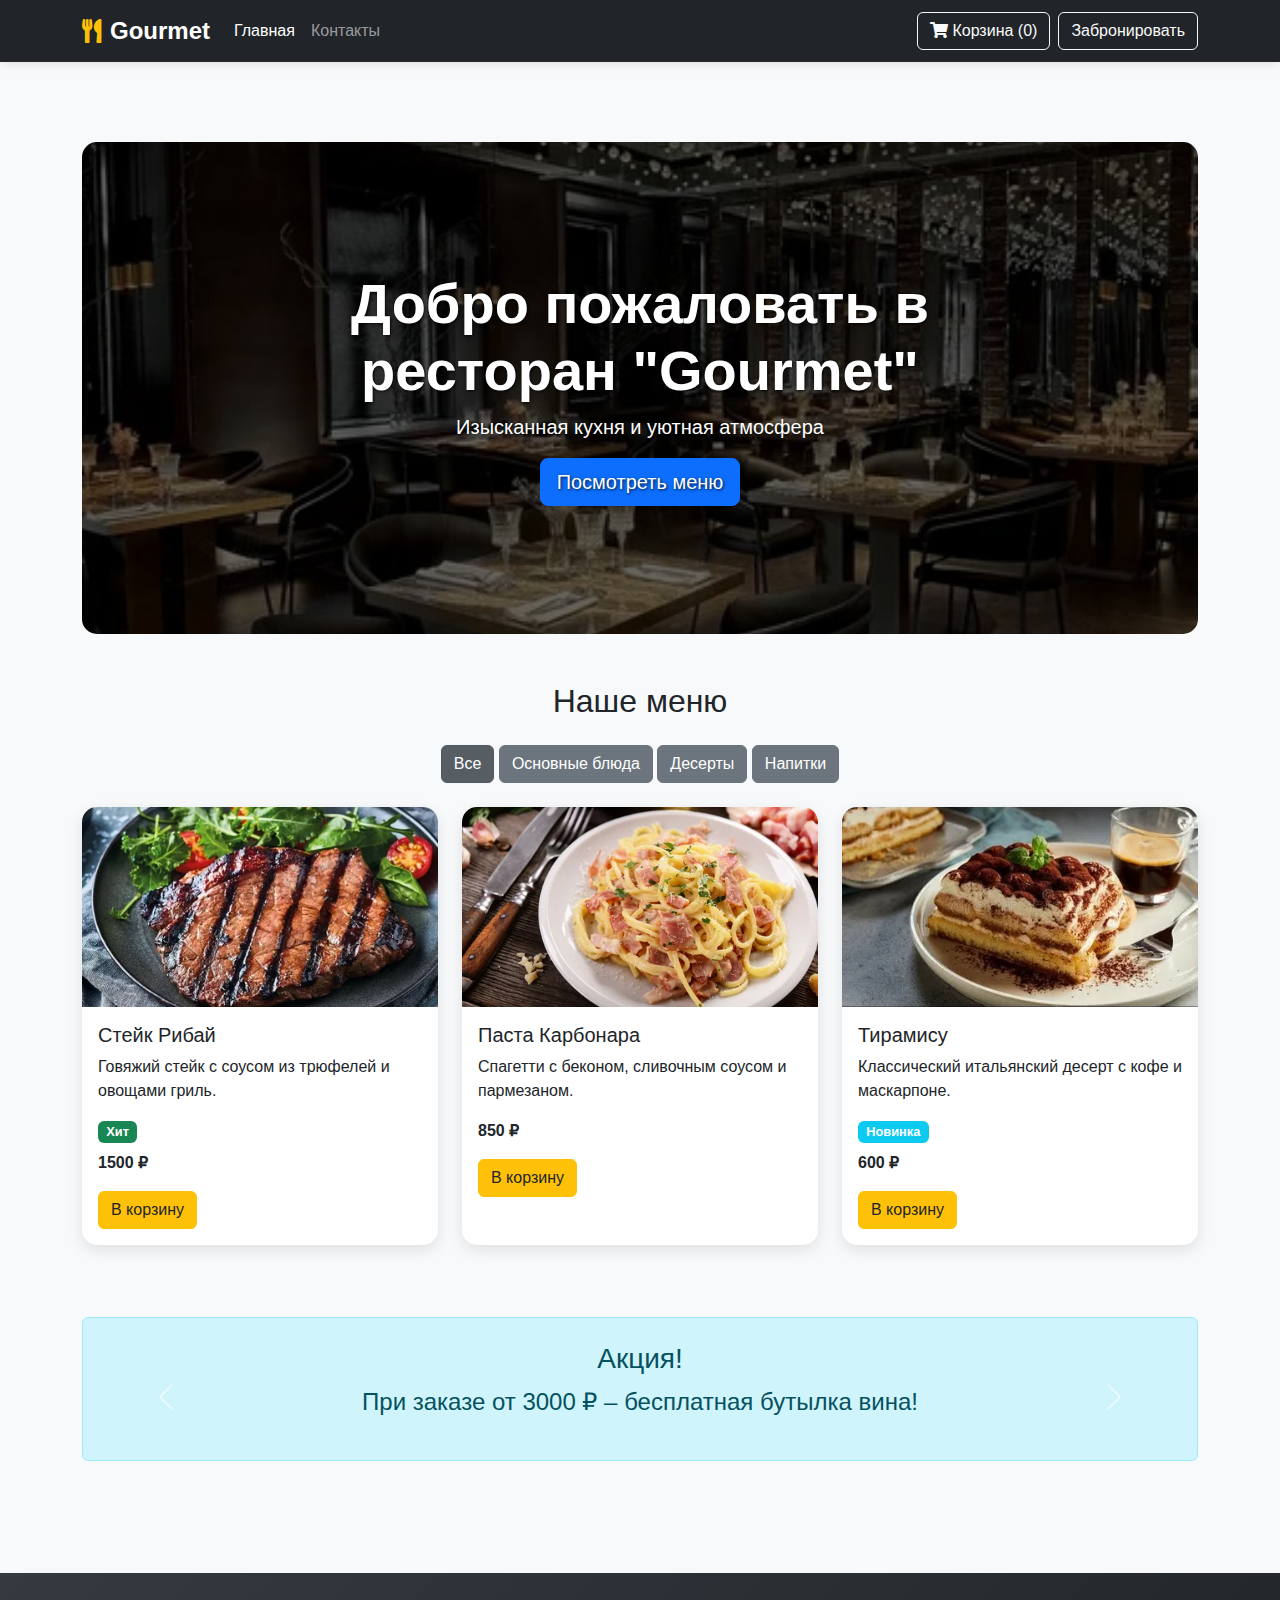
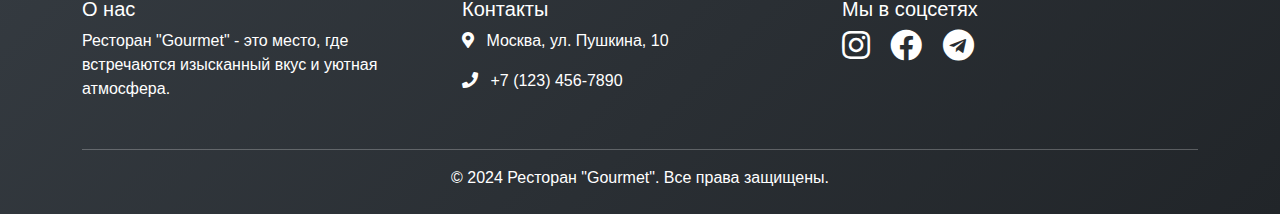
<file: index.html>
<!DOCTYPE html>
<html lang="ru">
<head>
    <meta charset="UTF-8">
    <meta name="viewport" content="width=device-width, initial-scale=1.0">
    <title>Ресторан "Gourmet"</title>
    <link href="https://cdn.jsdelivr.net/npm/bootstrap@5.3.0/dist/css/bootstrap.min.css" rel="stylesheet">
    <link rel="stylesheet" href="https://cdnjs.cloudflare.com/ajax/libs/font-awesome/5.15.4/css/all.min.css">
    <link rel="stylesheet" href="css/style.css">
</head>
<body>
    <!-- Навигация -->
    <nav class="navbar navbar-expand-lg navbar-dark bg-dark">
        <div class="container">
            <a class="navbar-brand" href="index.html">
                <i class="fas fa-utensils me-2"></i>Gourmet
            </a>
            <button class="navbar-toggler" type="button" data-bs-toggle="collapse" data-bs-target="#navbarNav">
                <span class="navbar-toggler-icon"></span>
            </button>
            <div class="collapse navbar-collapse" id="navbarNav">
                <ul class="navbar-nav me-auto">
                    <li class="nav-item"><a class="nav-link active" href="index.html">Главная</a></li>
                    <li class="nav-item"><a class="nav-link" href="contacts.html">Контакты</a></li>
                </ul>
                <div class="d-flex">
                    <button class="btn btn-outline-light me-2" id="cartButton">
                        <i class="fas fa-shopping-cart"></i> Корзина (<span id="cartCount">0</span>)
                    </button>
                    <button class="btn btn-outline-light" data-bs-toggle="modal" data-bs-target="#bookingModal">Забронировать</button>
                </div>
            </div>
        </div>
    </nav>

    <!-- Основной контент -->
    <main class="container my-5">
        <!-- Герой-секция -->
        <section class="hero mb-5">
            <div class="hero-content text-center text-white">
                <h1 class="display-4 fw-bold">Добро пожаловать в ресторан "Gourmet"</h1>
                <p class="lead">Изысканная кухня и уютная атмосфера</p>
                <a href="#menu" class="btn btn-primary btn-lg">Посмотреть меню</a>
            </div>
        </section>

        <!-- Меню -->
        <section id="menu" class="mb-5">
            <h2 class="text-center mb-4">Наше меню</h2>
            <div class="text-center mb-4">
                <button class="btn btn-secondary filter-btn active" data-category="all">Все</button>
                <button class="btn btn-secondary filter-btn" data-category="main">Основные блюда</button>
                <button class="btn btn-secondary filter-btn" data-category="dessert">Десерты</button>
                <button class="btn btn-secondary filter-btn" data-category="drink">Напитки</button>
            </div>

            <div class="row">
                <!-- Блюдо 1 -->
                <div class="col-md-4 mb-4" data-category="main">
                    <div class="card h-100">
                        <img src="img/steak.jpg" class="card-img-top" alt="Стейк Рибай">
                        <div class="card-body">
                            <h5 class="card-title">Стейк Рибай</h5>
                            <p class="card-text">Говяжий стейк с соусом из трюфелей и овощами гриль.</p>
                            <span class="badge bg-success">Хит</span>
                            <p class="mt-2"><strong>1500 ₽</strong></p>
                            <button class="btn btn-warning">В корзину</button>
                        </div>
                    </div>
                </div>

                <!-- Блюдо 2 -->
                <div class="col-md-4 mb-4" data-category="main">
                    <div class="card h-100">
                        <img src="img/pasta.jpg" class="card-img-top" alt="Паста Карбонара">
                        <div class="card-body">
                            <h5 class="card-title">Паста Карбонара</h5>
                            <p class="card-text">Спагетти с беконом, сливочным соусом и пармезаном.</p>
                            <p class="mt-2"><strong>850 ₽</strong></p>
                            <button class="btn btn-warning">В корзину</button>
                        </div>
                    </div>
                </div>

                <!-- Блюдо 3 -->
                <div class="col-md-4 mb-4" data-category="dessert">
                    <div class="card h-100">
                        <img src="img/tiramisu.jpg" class="card-img-top" alt="Тирамису">
                        <div class="card-body">
                            <h5 class="card-title">Тирамису</h5>
                            <p class="card-text">Классический итальянский десерт с кофе и маскарпоне.</p>
                            <span class="badge bg-info">Новинка</span>
                            <p class="mt-2"><strong>600 ₽</strong></p>
                            <button class="btn btn-warning">В корзину</button>
                        </div>
                    </div>
                </div>

                <!-- Добавьте остальные 9 блюд по аналогии -->
            </div>
        </section>

        <!-- Акции -->
        <section class="promo mb-5">
            <div id="promoCarousel" class="carousel slide" data-bs-ride="carousel">
                <div class="carousel-inner">
                    <div class="carousel-item active">
                        <div class="alert alert-info text-center py-4">
                            <h3>Акция!</h3>
                            <p class="fs-4">При заказе от 3000 ₽ – бесплатная бутылка вина!</p>
                        </div>
                    </div>
                    <div class="carousel-item">
                        <div class="alert alert-success text-center py-4">
                            <h3>Спецпредложение</h3>
                            <p class="fs-4">Скидка 20% на все десерты в будни!</p>
                        </div>
                    </div>
                </div>
                <button class="carousel-control-prev" type="button" data-bs-target="#promoCarousel" data-bs-slide="prev">
                    <span class="carousel-control-prev-icon"></span>
                </button>
                <button class="carousel-control-next" type="button" data-bs-target="#promoCarousel" data-bs-slide="next">
                    <span class="carousel-control-next-icon"></span>
                </button>
            </div>
        </section>
    </main>

    <!-- Подвал -->
    <footer class="bg-dark text-white py-4">
        <div class="container">
            <div class="row">
                <div class="col-md-4 mb-3">
                    <h5>О нас</h5>
                    <p>Ресторан "Gourmet" - это место, где встречаются изысканный вкус и уютная атмосфера.</p>
                </div>
                <div class="col-md-4 mb-3">
                    <h5>Контакты</h5>
                    <p><i class="fas fa-map-marker-alt me-2"></i> Москва, ул. Пушкина, 10</p>
                    <p><i class="fas fa-phone me-2"></i> +7 (123) 456-7890</p>
                </div>
                <div class="col-md-4 mb-3">
                    <h5>Мы в соцсетях</h5>
                    <div class="social-links">
                        <a href="#" class="text-white me-3"><i class="fab fa-instagram fa-2x"></i></a>
                        <a href="#" class="text-white me-3"><i class="fab fa-facebook fa-2x"></i></a>
                        <a href="#" class="text-white"><i class="fab fa-telegram fa-2x"></i></a>
                    </div>
                </div>
            </div>
            <hr>
            <div class="text-center">
                <p class="mb-0">© 2024 Ресторан "Gourmet". Все права защищены.</p>
            </div>
        </div>
    </footer>

    <!-- Модальное окно бронирования -->
    <div class="modal fade" id="bookingModal" tabindex="-1">
        <div class="modal-dialog">
            <div class="modal-content">
                <div class="modal-header">
                    <h5 class="modal-title">Забронировать стол</h5>
                    <button type="button" class="btn-close" data-bs-dismiss="modal"></button>
                </div>
                <div class="modal-body">
                    <form id="bookingForm">
                        <div class="mb-3">
                            <label class="form-label">Ваше имя</label>
                            <input type="text" class="form-control" required>
                        </div>
                        <div class="mb-3">
                            <label class="form-label">Телефон</label>
                            <input type="tel" class="form-control" required>
                        </div>
                        <div class="mb-3">
                            <label class="form-label">Дата и время</label>
                            <input type="datetime-local" class="form-control" required>
                        </div>
                        <div class="mb-3">
                            <label class="form-label">Количество гостей</label>
                            <select class="form-select">
                                <option>1-2</option>
                                <option>3-4</option>
                                <option>5-6</option>
                                <option>7+</option>
                            </select>
                        </div>
                        <button type="submit" class="btn btn-primary w-100">Забронировать</button>
                    </form>
                </div>
            </div>
        </div>
    </div>

    <!-- Подключение JS -->
    <script src="https://cdn.jsdelivr.net/npm/bootstrap@5.3.0/dist/js/bootstrap.bundle.min.js"></script>
    <script src="js/script.js"></script>
</body>
</html>
</file>
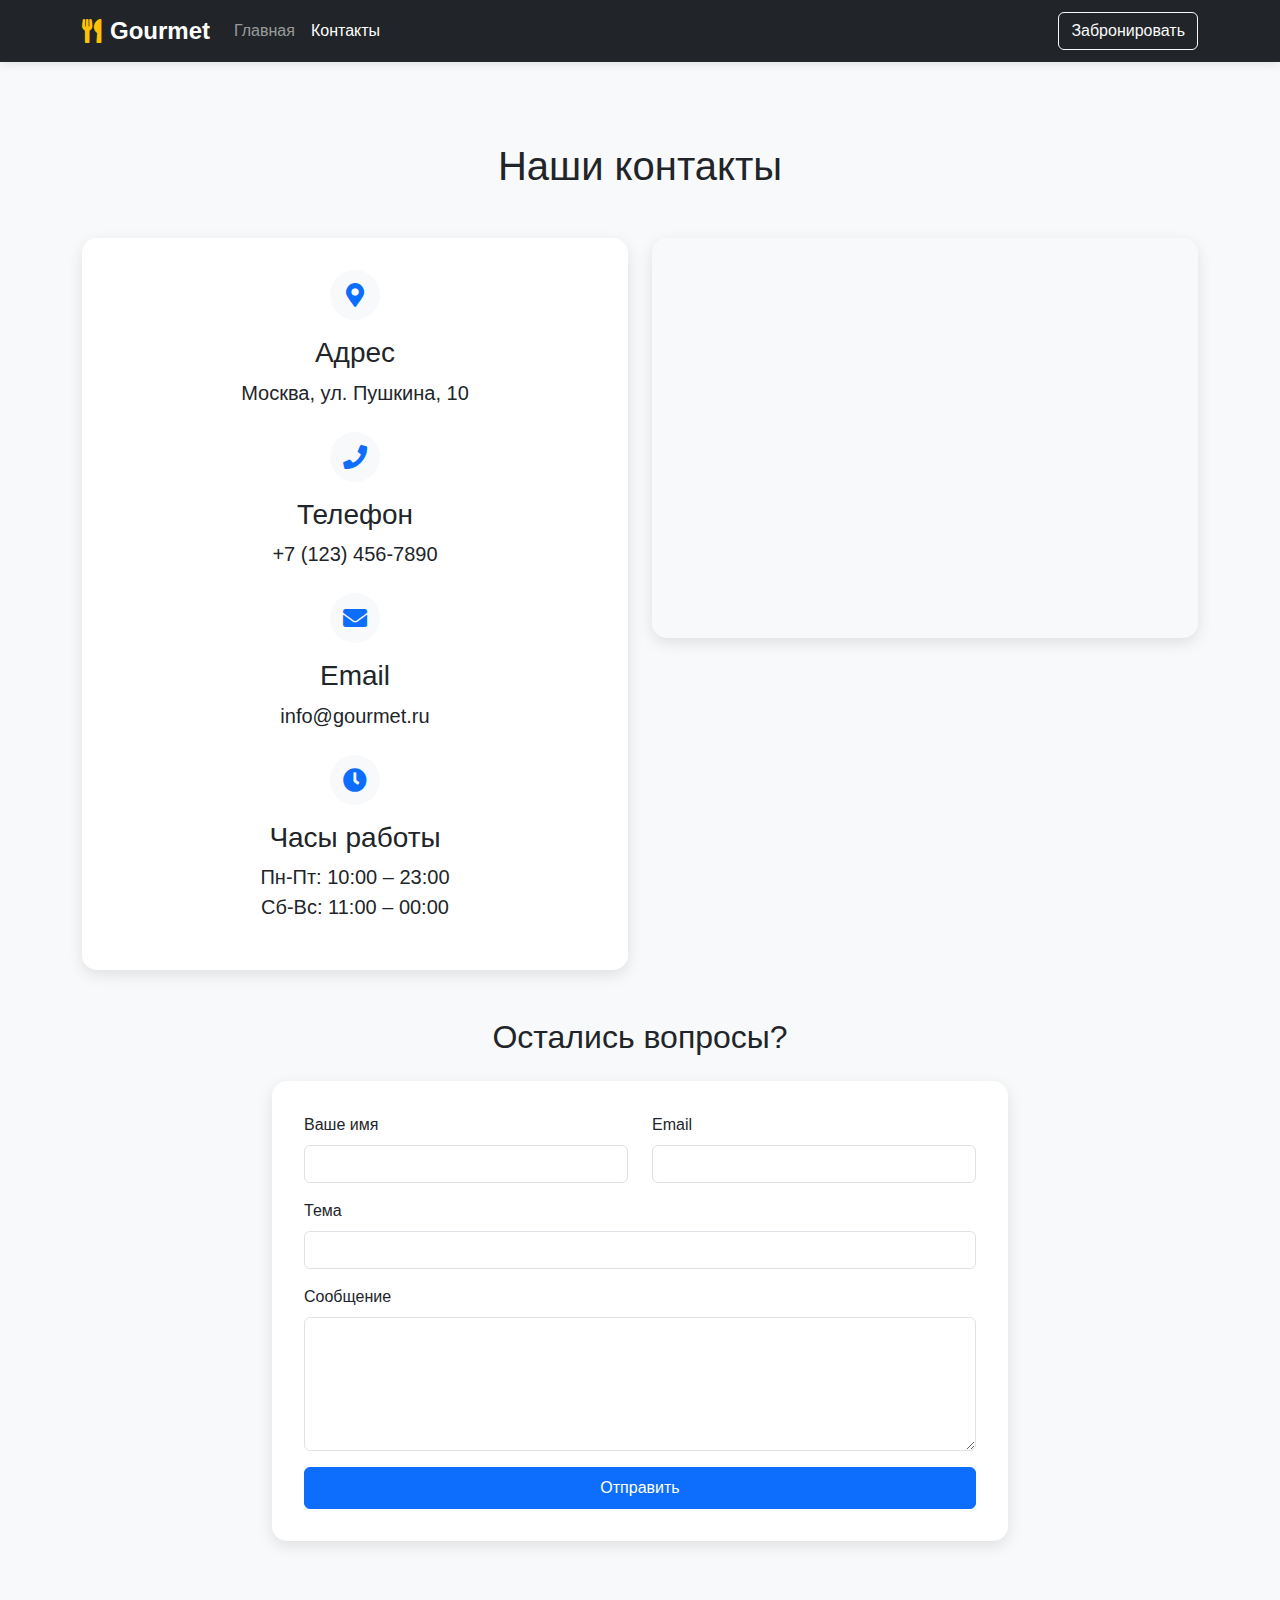
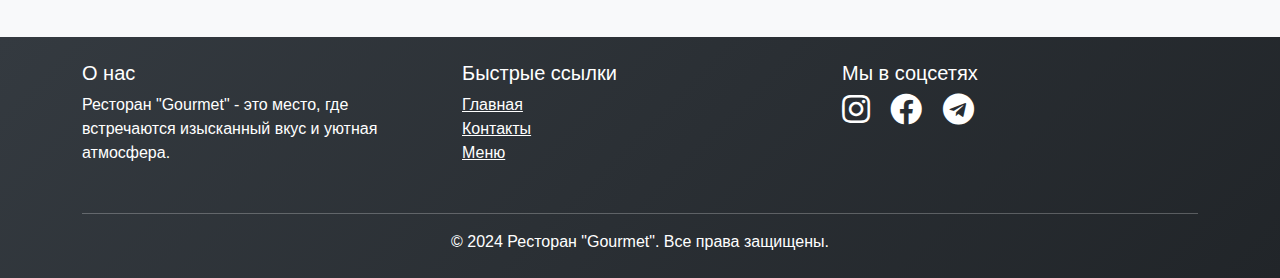
<file: contacts.html>
<!DOCTYPE html>
<html lang="ru">
<head>
    <meta charset="UTF-8">
    <meta name="viewport" content="width=device-width, initial-scale=1.0">
    <title>Контакты | Ресторан "Gourmet"</title>
    <link href="https://cdn.jsdelivr.net/npm/bootstrap@5.3.0/dist/css/bootstrap.min.css" rel="stylesheet">
    <link rel="stylesheet" href="https://cdnjs.cloudflare.com/ajax/libs/font-awesome/5.15.4/css/all.min.css">
    <link rel="stylesheet" href="css/style.css">
    <style>
        .contact-card {
            border-radius: 15px;
            box-shadow: 0 5px 15px rgba(0, 0, 0, 0.1);
            transition: transform 0.3s;
            background: white;
            padding: 2rem;
            height: 100%;
        }
        .contact-card:hover {
            transform: translateY(-5px);
            box-shadow: 0 10px 25px rgba(0, 0, 0, 0.15);
        }
        .map-container {
            height: 400px;
            border-radius: 15px;
            overflow: hidden;
            box-shadow: 0 5px 15px rgba(0, 0, 0, 0.1);
        }
        .contact-icon {
            font-size: 1.5rem;
            width: 50px;
            height: 50px;
            display: flex;
            align-items: center;
            justify-content: center;
            border-radius: 50%;
            background: #f8f9fa;
            margin-bottom: 1rem;
        }
    </style>
</head>
<body>
    <!-- Навигация -->
    <nav class="navbar navbar-expand-lg navbar-dark bg-dark">
        <div class="container">
            <a class="navbar-brand" href="index.html">
                <i class="fas fa-utensils me-2"></i>Gourmet
            </a>
            <button class="navbar-toggler" type="button" data-bs-toggle="collapse" data-bs-target="#navbarNav">
                <span class="navbar-toggler-icon"></span>
            </button>
            <div class="collapse navbar-collapse" id="navbarNav">
                <ul class="navbar-nav me-auto">
                    <li class="nav-item"><a class="nav-link" href="index.html">Главная</a></li>
                    <li class="nav-item"><a class="nav-link active" href="contacts.html">Контакты</a></li>
                </ul>
                <button class="btn btn-outline-light" data-bs-toggle="modal" data-bs-target="#bookingModal">Забронировать</button>
            </div>
        </div>
    </nav>

    <!-- Основной контент -->
    <main class="container my-5">
        <h1 class="text-center mb-5">Наши контакты</h1>

        <div class="row g-4 mb-5">
            <!-- Контактная информация -->
            <div class="col-md-6">
                <div class="contact-card">
                    <div class="text-center mb-4">
                        <div class="contact-icon mx-auto">
                            <i class="fas fa-map-marker-alt text-primary"></i>
                        </div>
                        <h3>Адрес</h3>
                        <p class="fs-5">Москва, ул. Пушкина, 10</p>
                    </div>

                    <div class="text-center mb-4">
                        <div class="contact-icon mx-auto">
                            <i class="fas fa-phone text-primary"></i>
                        </div>
                        <h3>Телефон</h3>
                        <p class="fs-5">+7 (123) 456-7890</p>
                    </div>

                    <div class="text-center mb-4">
                        <div class="contact-icon mx-auto">
                            <i class="fas fa-envelope text-primary"></i>
                        </div>
                        <h3>Email</h3>
                        <p class="fs-5">info@gourmet.ru</p>
                    </div>

                    <div class="text-center">
                        <div class="contact-icon mx-auto">
                            <i class="fas fa-clock text-primary"></i>
                        </div>
                        <h3>Часы работы</h3>
                        <p class="fs-5">Пн-Пт: 10:00 – 23:00<br>Сб-Вс: 11:00 – 00:00</p>
                    </div>
                </div>
            </div>

            <!-- Карта -->
            <div class="col-md-6">
                <div class="map-container">
                    <iframe 
                        src="https://yandex.ru/map-widget/v1/?um=constructor%3A1a2b3c4d5e6f7g8h9i0j&source=constructor" 
                        width="100%" 
                        height="100%" 
                        frameborder="0">
                    </iframe>
                </div>
            </div>
        </div>

        <!-- Форма обратной связи -->
        <section class="my-5">
            <h2 class="text-center mb-4">Остались вопросы?</h2>
            <div class="row justify-content-center">
                <div class="col-lg-8">
                    <div class="contact-card">
                        <form>
                            <div class="row">
                                <div class="col-md-6 mb-3">
                                    <label class="form-label">Ваше имя</label>
                                    <input type="text" class="form-control" required>
                                </div>
                                <div class="col-md-6 mb-3">
                                    <label class="form-label">Email</label>
                                    <input type="email" class="form-control" required>
                                </div>
                            </div>
                            <div class="mb-3">
                                <label class="form-label">Тема</label>
                                <input type="text" class="form-control">
                            </div>
                            <div class="mb-3">
                                <label class="form-label">Сообщение</label>
                                <textarea class="form-control" rows="5" required></textarea>
                            </div>
                            <button type="submit" class="btn btn-primary w-100 py-2">Отправить</button>
                        </form>
                    </div>
                </div>
            </div>
        </section>
    </main>

    <!-- Подвал -->
    <footer class="bg-dark text-white py-4">
        <div class="container">
            <div class="row">
                <div class="col-md-4 mb-3">
                    <h5>О нас</h5>
                    <p>Ресторан "Gourmet" - это место, где встречаются изысканный вкус и уютная атмосфера.</p>
                </div>
                <div class="col-md-4 mb-3">
                    <h5>Быстрые ссылки</h5>
                    <ul class="list-unstyled">
                        <li><a href="index.html" class="text-white">Главная</a></li>
                        <li><a href="contacts.html" class="text-white">Контакты</a></li>
                        <li><a href="#" class="text-white">Меню</a></li>
                    </ul>
                </div>
                <div class="col-md-4 mb-3">
                    <h5>Мы в соцсетях</h5>
                    <div class="social-links">
                        <a href="#" class="text-white me-3"><i class="fab fa-instagram fa-2x"></i></a>
                        <a href="#" class="text-white me-3"><i class="fab fa-facebook fa-2x"></i></a>
                        <a href="#" class="text-white"><i class="fab fa-telegram fa-2x"></i></a>
                    </div>
                </div>
            </div>
            <hr>
            <div class="text-center">
                <p class="mb-0">© 2024 Ресторан "Gourmet". Все права защищены.</p>
            </div>
        </div>
    </footer>

    <!-- Подключение JS -->
    <script src="https://cdn.jsdelivr.net/npm/bootstrap@5.3.0/dist/js/bootstrap.bundle.min.js"></script>
    <script src="js/script.js"></script>
</body>
</html>
</file>
<file: css/style.css>
/* ����� ����� */
body {
    font-family: 'Arial', sans-serif;
    display: flex;
    flex-direction: column;
    min-height: 100vh;
    background-color: #f8f9fa;
}

main {
    flex: 1;
    padding-top: 2rem;
}

/* ��������� */
.navbar {
    box-shadow: 0 2px 10px rgba(0, 0, 0, 0.1);
}

.navbar-brand {
    font-weight: 700;
    font-size: 1.5rem;
    display: flex;
    align-items: center;
}

    .navbar-brand i {
        color: #ffc107;
    }

/* �����-������ */
.hero {
    background: linear-gradient(rgba(0, 0, 0, 0.6), rgba(0, 0, 0, 0.6)), url('../img/restaurant-hero.jpg') no-repeat center center;
    background-size: cover;
    padding: 8rem 1rem;
    color: white;
    text-shadow: 1px 1px 3px rgba(0, 0, 0, 0.8);
    border-radius: 15px;
    margin-bottom: 3rem;
}

.hero-content {
    max-width: 800px;
    margin: 0 auto;
}

/* �������� ���� */
.card {
    border: none;
    border-radius: 15px;
    overflow: hidden;
    box-shadow: 0 5px 15px rgba(0, 0, 0, 0.1);
    transition: all 0.3s ease;
}

    .card:hover {
        transform: translateY(-10px);
        box-shadow: 0 15px 30px rgba(0, 0, 0, 0.2);
    }

.card-img-top {
    height: 200px;
    object-fit: cover;
}

.badge {
    font-size: 0.8rem;
    padding: 0.35em 0.65em;
}

/* ������ */
.btn-warning {
    background-color: #ffc107;
    border-color: #ffc107;
    color: #212529;
    font-weight: 500;
}

    .btn-warning:hover {
        background-color: #e0a800;
        border-color: #d39e00;
    }

/* ������ */
footer {
    background: linear-gradient(135deg, #343a40, #212529);
    color: white;
}

.social-links a {
    color: white;
    transition: color 0.3s;
}

    .social-links a:hover {
        color: #ffc107;
        text-decoration: none;
    }

/* ������������ */
@media (max-width: 768px) {
    .hero {
        padding: 5rem 1rem;
    }

        .hero h1 {
            font-size: 2rem;
        }

    .card {
        margin-bottom: 1.5rem;
    }
}
/* ����� ����� */
body {
    font-family: 'Arial', sans-serif;
    display: flex;
    flex-direction: column;
    min-height: 100vh;
    background-color: #f8f9fa;
}

main {
    flex: 1;
    padding-top: 2rem;
}

/* ��������� */
.navbar {
    box-shadow: 0 2px 10px rgba(0, 0, 0, 0.1);
}

.navbar-brand {
    font-weight: 700;
    font-size: 1.5rem;
    display: flex;
    align-items: center;
}

    .navbar-brand i {
        color: #ffc107;
    }

/* �����-������ */
.hero {
    background: linear-gradient(rgba(0, 0, 0, 0.6), rgba(0, 0, 0, 0.6)), url('../img/restaurant-hero.jpg') no-repeat center center;
    background-size: cover;
    padding: 8rem 1rem;
    color: white;
    text-shadow: 1px 1px 3px rgba(0, 0, 0, 0.8);
    border-radius: 15px;
    margin-bottom: 3rem;
}

.hero-content {
    max-width: 800px;
    margin: 0 auto;
}

/* �������� ���� */
.card {
    border: none;
    border-radius: 15px;
    overflow: hidden;
    box-shadow: 0 5px 15px rgba(0, 0, 0, 0.1);
    transition: all 0.3s ease;
}

    .card:hover {
        transform: translateY(-10px);
        box-shadow: 0 15px 30px rgba(0, 0, 0, 0.2);
    }

.card-img-top {
    height: 200px;
    object-fit: cover;
}

.badge {
    font-size: 0.8rem;
    padding: 0.35em 0.65em;
}

/* ������ */
.btn-warning {
    background-color: #ffc107;
    border-color: #ffc107;
    color: #212529;
    font-weight: 500;
}

    .btn-warning:hover {
        background-color: #e0a800;
        border-color: #d39e00;
    }

/* ������ */
footer {
    background: linear-gradient(135deg, #343a40, #212529);
    color: white;
}

.social-links a {
    color: white;
    transition: color 0.3s;
}

    .social-links a:hover {
        color: #ffc107;
        text-decoration: none;
    }

/* ������������ */
@media (max-width: 768px) {
    .hero {
        padding: 5rem 1rem;
    }

        .hero h1 {
            font-size: 2rem;
        }

    .card {
        margin-bottom: 1.5rem;
    }
}
</file>
